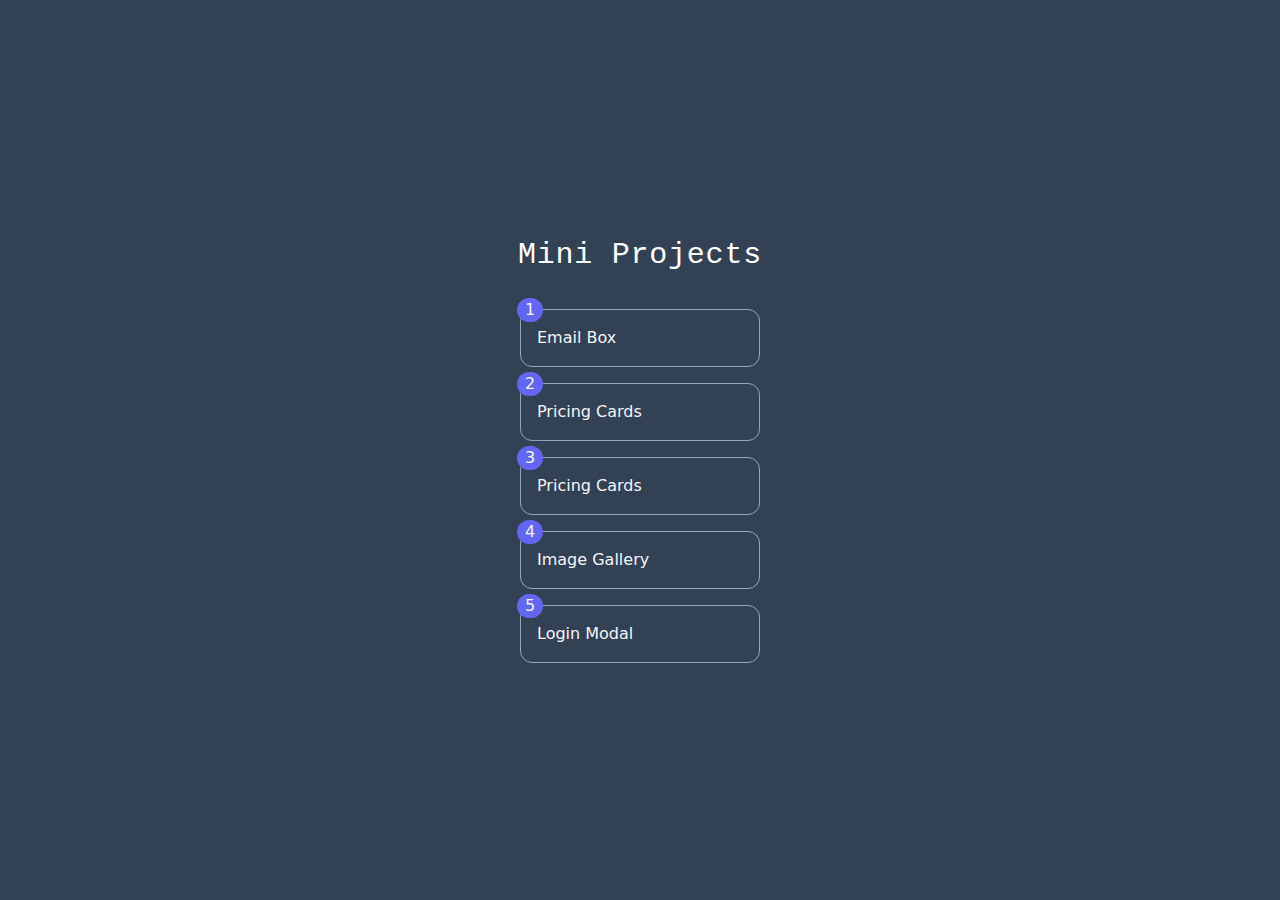
<file: index.html>
<!doctype html>
<html lang="en">
<head>
    <meta charset="UTF-8">
    <meta name="viewport"
          content="width=device-width, user-scalable=no, initial-scale=1.0, maximum-scale=1.0, minimum-scale=1.0">
    <meta http-equiv="X-UA-Compatible" content="ie=edge">
    <title>Mini Projects</title>
    
  <link rel="stylesheet" href="/assets/style-927f8cfe.css">
</head>
<body>
<div class="h-screen bg-slate-700 flex flex-col justify-center items-center space-y-4">
    <h1 class="text-3xl font-medium	text-white tracking-wide font-mono mb-5">Mini Projects</h1>
    <a href="email_box.html"
       class="w-60 p-4 border border-slate-400 rounded-xl text-gray-100 hover:bg-slate-800 duration-200 relative">
        <span class="absolute -top-3 -left-1 bg-indigo-500 px-2 py-0 rounded-full">
            1
        </span>
        Email Box
    </a>
    <a href="pricing_grids.html" class="w-60 p-4 border border-slate-400 rounded-xl text-gray-100 hover:bg-slate-800 duration-200 relative">
        <span class="absolute -top-3 -left-1 bg-indigo-500 px-2 py-0 rounded-full">
            2
        </span>
        Pricing Cards
    </a>
    <a href="product_modal.html" class="w-60 p-4 border border-slate-400 rounded-xl text-gray-100 hover:bg-slate-800 duration-200 relative">
        <span class="absolute -top-3 -left-1 bg-indigo-500 px-2 py-0 rounded-full">
            3
        </span>
        Pricing Cards
    </a>
    <a href="image_gallery.html" class="w-60 p-4 border border-slate-400 rounded-xl text-gray-100 hover:bg-slate-800 duration-200 relative">
        <span class="absolute -top-3 -left-1 bg-indigo-500 px-2 py-0 rounded-full">
            4
        </span>
        Image Gallery
    </a>
    <a href="login_modal.html" class="w-60 p-4 border border-slate-400 rounded-xl text-gray-100 hover:bg-slate-800 duration-200 relative">
        <span class="absolute -top-3 -left-1 bg-indigo-500 px-2 py-0 rounded-full">
            5
        </span>
        Login Modal
    </a>
</div>
</body>
</html>
</file>
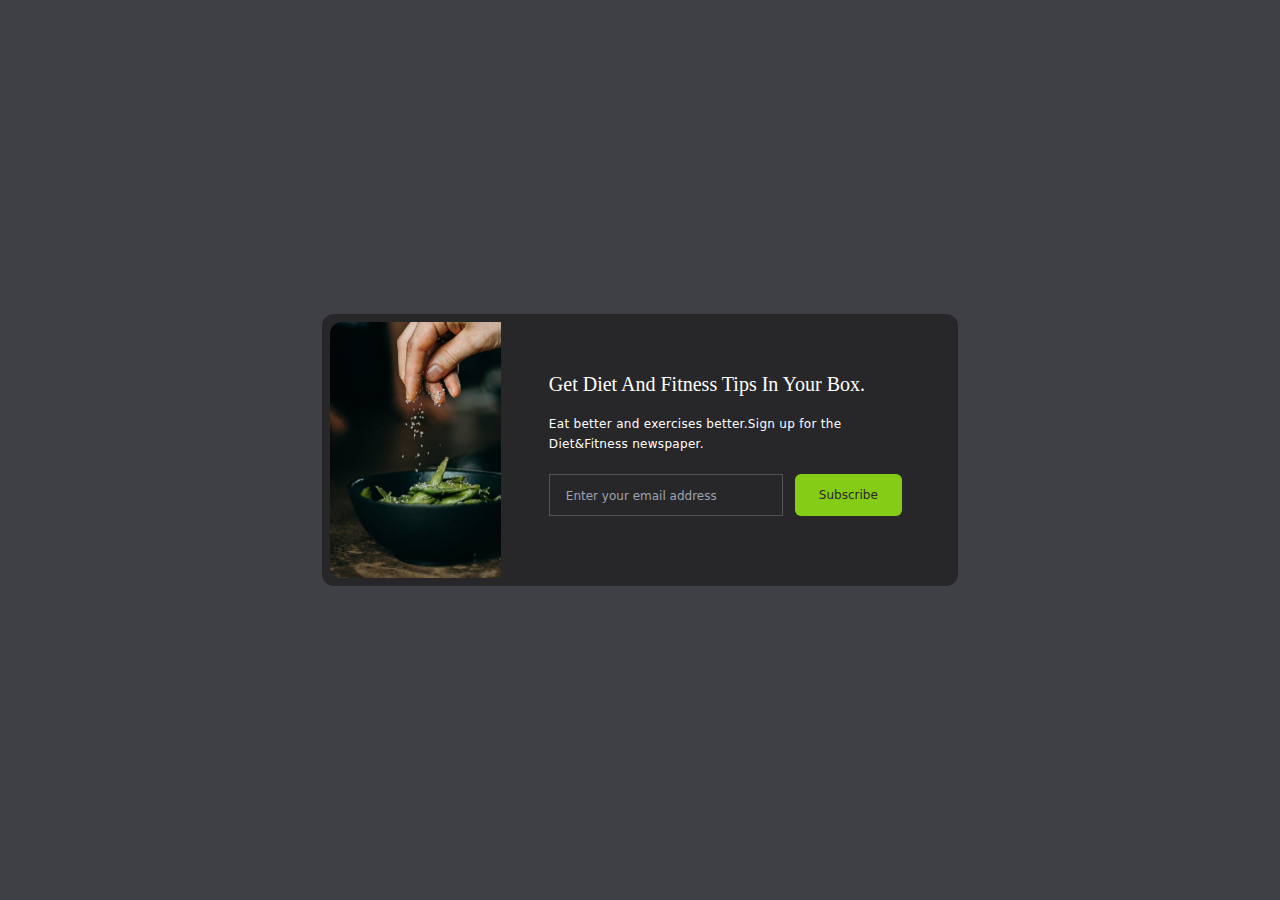
<file: email_box.html>
<!doctype html>
<html lang="en">
<head>
  <meta charset="UTF-8">
  <meta name="viewport"
        content="width=device-width, user-scalable=no, initial-scale=1.0, maximum-scale=1.0, minimum-scale=1.0">
  <meta http-equiv="X-UA-Compatible" content="ie=edge">
  <title>Email</title>
  
  <link rel="stylesheet" href="/assets/style-927f8cfe.css">
</head>
<body>
<!--    Background Container    -->
<div class="h-screen flex items-center justify-center bg-zinc-700">
  <!--    card -->
  <div class="bg-zinc-800 p-2 mx-6 rounded-xl">
    <!--        flex container-->
    <div class="flex flex-col md:flex-row rounded-l-xl">
      <!--            image-->
      <img src="/assets/image-13b162d0.jpg" alt=""
           class="h-80 rounded-xl transform
                        md:h-64 md:rounded-l-xl md:rounded-r-none
                        hover:scale-105 hover:rounded-xl
                        duration-200
                    ">
      <!--            contents -->
      <div class="p-6 md:p-12">
        <h2 class="font-serif text-white text-xl font-medium text-center md:text-left">
          Get Diet And Fitness Tips In Your Box.
        </h2>
        <p class="max-w-xs my-4 text-xs leading-5 tracking-wide text-center text-white md:text-left">
          Eat better and exercises better.Sign up for the Diet&Fitness newspaper.
        </p>
        <div class="flex flex-col mt-5 space-y-4
                            md:flex-row md:space-x-3 md:space-y-0
                ">
          <input type="text" class="p-2 px-4 text-center text-white
                                            bg-zinc-800 border border-zinc-600
                                            placeholder:text-xs
                                            md:text-left focus:outline-none
                                        "
                 placeholder="Enter your email address">
          <button class="py-3 px-6 rounded-md text-xs text-zinc-800 bg-lime-500
                                    hover:text-white hover:bg-lime-700">
            Subscribe
          </button>
        </div>
      </div>
    </div>
  </div>
</div>
</body>
</html>
</file>
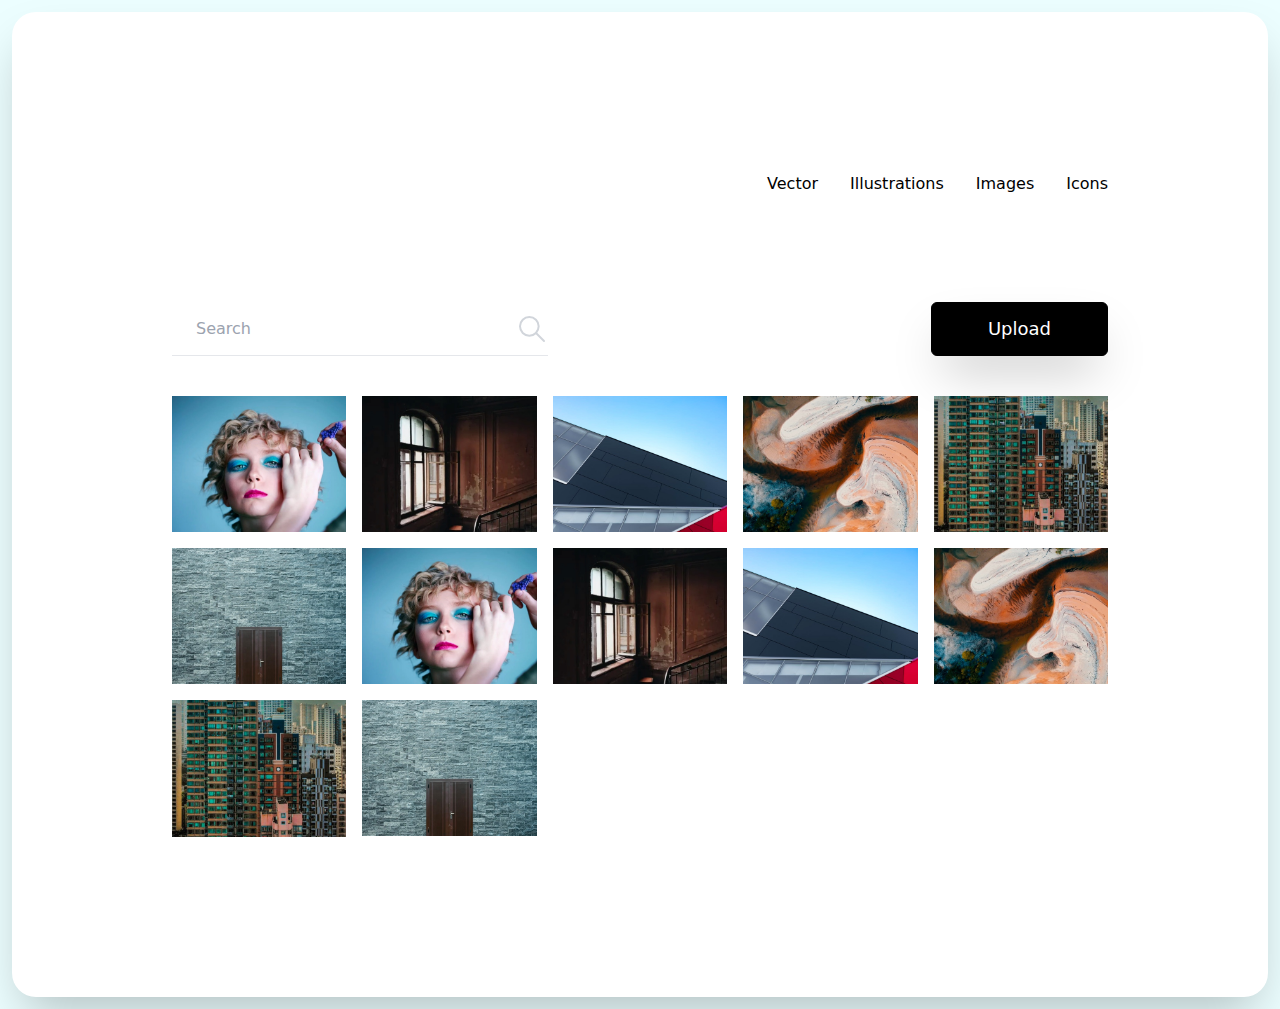
<file: image_gallery.html>
<!doctype html>
<html lang="en">
<head>
    <meta charset="UTF-8">
    <meta name="viewport"
          content="width=device-width, user-scalable=no, initial-scale=1.0, maximum-scale=1.0, minimum-scale=1.0">
    <meta http-equiv="X-UA-Compatible" content="ie=edge">
    <title>Image Gallery</title>
    
  <link rel="stylesheet" href="/assets/style-927f8cfe.css">
</head>
<body>
<!--Global Container-->
<div class="flex items-center justify-center min-h-screen bg-cyan-50">
<!--    Card Container-->
    <div class="bg-white p-6 m-3 space-y-10 shadow-2xl rounded-3xl md:p-40">
<!--        Menu Container-->
        <div class="flex flex-col items-center justify-center space-y-3
                    md:flex-row md:space-y-0 md:space-x-8 md:justify-end md:mb-24">
<!--            Menu Items-->
            <div class="group">
                <a href="" class="">Vector</a>
                <div class="mx-2 mt-2 duration-500 border-b-2 border-black opacity-0 group-hover:opacity-100"></div>
            </div>
            <div class="group">
                <a href="" class="">Illustrations</a>
                <div class="mx-2 mt-2 duration-500 border-b-2 border-black opacity-0 group-hover:opacity-100"></div>
            </div>
            <div class="group">
                <a href="" class="">Images</a>
                <div class="mx-2 mt-2 duration-500 border-b-2 border-black opacity-0 group-hover:opacity-100"></div>
            </div>
            <div class="group">
                <a href="" class="">Icons</a>
                <div class="mx-2 mt-2 duration-500 border-b-2 border-black opacity-0 group-hover:opacity-100"></div>
            </div>
        </div>
<!--      Search Container  -->
        <div class="flex flex-col space-y-5 justify-between md:flex-row md:space-y-0">
<!--            Input And SVG Container-->
            <div class="flex justify-between border-b">
                <input type="text" class="ml-6 border-none md:w-80 placeholder:font-thin focus:outline-none" placeholder="Search">
                <button class="">
                    <svg
                            xmlns="http://www.w3.org/2000/svg"
                            class="w-8 text-gray-300 duration-200 hover:scale-110"
                            viewBox="0 0 24 24"
                            stroke-width="1.5"
                            stroke="currentColor"
                            fill="none"
                            stroke-linecap="round"
                            stroke-linejoin="round"
                    >
                        <path stroke="none" d="M0 0h24v24H0z" fill="none" />
                        <circle cx="10" cy="10" r="7" />
                        <line x1="21" y1="21" x2="15" y2="15" />
                    </svg>
                </button>
            </div>
<!--            Upload Button-->
            <button class="py-3 px-14 text-lg font-normal text-white bg-black
                            border border-black rounded-md shadow-2xl
                            duration-200 hover:bg-white hover:text-black">
                Upload
            </button>
        </div>
<!--        Gallery Container-->
        <div class="grid gap-4 sm:grid-cols-2 md:grid-cols-3 lg:grid-cols-4 xl:grid-cols-5">
<!--            Image 1-->
            <div class="relative group">
                <img src="/assets/image1-629d6e11.jpg" alt="" class="w-72">
                <div class="absolute bottom-0 left-0 right-0 p-2 px-4 text-white bg-opacity-40
                            duration-500 bg-black opacity-0 group-hover:opacity-100">
                    <div class="flex justify-between w-full">
                        <div class="font-normal">
                            <p class="text-sm">Abstract Painting</p>
                            <p class="text-xl">145 Likes - 35 Shares</p>
                        </div>
                        <div class="flex items-center">
                            <img src="/assets/bookmark-1201f14f.svg" alt="bookmark" class="">
                        </div>
                    </div>
                </div>
            </div>
            <!--            Image 2-->
            <div class="relative group">
                <img src="/assets/image2-5c83a21d.jpg" alt="" class="w-72">
                <div class="absolute bottom-0 left-0 right-0 p-2 px-4 text-white bg-opacity-40
                            duration-500 bg-black opacity-0 group-hover:opacity-100">
                    <div class="flex justify-between w-full">
                        <div class="font-normal">
                            <p class="text-sm">Abstract Painting</p>
                            <p class="text-xl">145 Likes - 35 Shares</p>
                        </div>
                        <div class="flex items-center">
                            <img src="/assets/bookmark-1201f14f.svg" alt="bookmark" class="">
                        </div>
                    </div>
                </div>
            </div>
            <!--            Image 3-->
            <div class="relative group">
                <img src="/assets/image3-8a263326.jpg" alt="" class="w-72">
                <div class="absolute bottom-0 left-0 right-0 p-2 px-4 text-white bg-opacity-40
                            duration-500 bg-black opacity-0 group-hover:opacity-100">
                    <div class="flex justify-between w-full">
                        <div class="font-normal">
                            <p class="text-sm">Abstract Painting</p>
                            <p class="text-xl">145 Likes - 35 Shares</p>
                        </div>
                        <div class="flex items-center">
                            <img src="/assets/bookmark-1201f14f.svg" alt="bookmark" class="">
                        </div>
                    </div>
                </div>
            </div>
            <!--            Image 4-->
            <div class="relative group">
                <img src="/assets/image4-33196eba.jpg" alt="" class="w-72">
                <div class="absolute bottom-0 left-0 right-0 p-2 px-4 text-white bg-opacity-40
                            duration-500 bg-black opacity-0 group-hover:opacity-100">
                    <div class="flex justify-between w-full">
                        <div class="font-normal">
                            <p class="text-sm">Abstract Painting</p>
                            <p class="text-xl">145 Likes - 35 Shares</p>
                        </div>
                        <div class="flex items-center">
                            <img src="/assets/bookmark-1201f14f.svg" alt="bookmark" class="">
                        </div>
                    </div>
                </div>
            </div>
            <!--            Image 5-->
            <div class="relative group">
                <img src="/assets/image5-41ca142b.jpg" alt="" class="w-72">
                <div class="absolute bottom-0 left-0 right-0 p-2 px-4 text-white bg-opacity-40
                            duration-500 bg-black opacity-0 group-hover:opacity-100">
                    <div class="flex justify-between w-full">
                        <div class="font-normal">
                            <p class="text-sm">Abstract Painting</p>
                            <p class="text-xl">145 Likes - 35 Shares</p>
                        </div>
                        <div class="flex items-center">
                            <img src="/assets/bookmark-1201f14f.svg" alt="bookmark" class="">
                        </div>
                    </div>
                </div>
            </div>
            <!--            Image 6-->
            <div class="relative group">
                <img src="/assets/image6-b6ec5794.jpg" alt="" class="w-72">
                <div class="absolute bottom-0 left-0 right-0 p-2 px-4 text-white bg-opacity-40
                            duration-500 bg-black opacity-0 group-hover:opacity-100">
                    <div class="flex justify-between w-full">
                        <div class="font-normal">
                            <p class="text-sm">Abstract Painting</p>
                            <p class="text-xl">145 Likes - 35 Shares</p>
                        </div>
                        <div class="flex items-center">
                            <img src="/assets/bookmark-1201f14f.svg" alt="bookmark" class="">
                        </div>
                    </div>
                </div>
            </div>
            <!--            Image 1-->
            <div class="relative group">
                <img src="/assets/image1-629d6e11.jpg" alt="" class="w-72">
                <div class="absolute bottom-0 left-0 right-0 p-2 px-4 text-white bg-opacity-40
                            duration-500 bg-black opacity-0 group-hover:opacity-100">
                    <div class="flex justify-between w-full">
                        <div class="font-normal">
                            <p class="text-sm">Abstract Painting</p>
                            <p class="text-xl">145 Likes - 35 Shares</p>
                        </div>
                        <div class="flex items-center">
                            <img src="/assets/bookmark-1201f14f.svg" alt="bookmark" class="">
                        </div>
                    </div>
                </div>
            </div>
            <!--            Image 2-->
            <div class="relative group">
                <img src="/assets/image2-5c83a21d.jpg" alt="" class="w-72">
                <div class="absolute bottom-0 left-0 right-0 p-2 px-4 text-white bg-opacity-40
                            duration-500 bg-black opacity-0 group-hover:opacity-100">
                    <div class="flex justify-between w-full">
                        <div class="font-normal">
                            <p class="text-sm">Abstract Painting</p>
                            <p class="text-xl">145 Likes - 35 Shares</p>
                        </div>
                        <div class="flex items-center">
                            <img src="/assets/bookmark-1201f14f.svg" alt="bookmark" class="">
                        </div>
                    </div>
                </div>
            </div>
            <!--            Image 3-->
            <div class="relative group">
                <img src="/assets/image3-8a263326.jpg" alt="" class="w-72">
                <div class="absolute bottom-0 left-0 right-0 p-2 px-4 text-white bg-opacity-40
                            duration-500 bg-black opacity-0 group-hover:opacity-100">
                    <div class="flex justify-between w-full">
                        <div class="font-normal">
                            <p class="text-sm">Abstract Painting</p>
                            <p class="text-xl">145 Likes - 35 Shares</p>
                        </div>
                        <div class="flex items-center">
                            <img src="/assets/bookmark-1201f14f.svg" alt="bookmark" class="">
                        </div>
                    </div>
                </div>
            </div>
            <!--            Image 4-->
            <div class="relative group">
                <img src="/assets/image4-33196eba.jpg" alt="" class="w-72">
                <div class="absolute bottom-0 left-0 right-0 p-2 px-4 text-white bg-opacity-40
                            duration-500 bg-black opacity-0 group-hover:opacity-100">
                    <div class="flex justify-between w-full">
                        <div class="font-normal">
                            <p class="text-sm">Abstract Painting</p>
                            <p class="text-xl">145 Likes - 35 Shares</p>
                        </div>
                        <div class="flex items-center">
                            <img src="/assets/bookmark-1201f14f.svg" alt="bookmark" class="">
                        </div>
                    </div>
                </div>
            </div>
            <!--            Image 5-->
            <div class="relative group">
                <img src="/assets/image5-41ca142b.jpg" alt="" class="w-72">
                <div class="absolute bottom-0 left-0 right-0 p-2 px-4 text-white bg-opacity-40
                            duration-500 bg-black opacity-0 group-hover:opacity-100">
                    <div class="flex justify-between w-full">
                        <div class="font-normal">
                            <p class="text-sm">Abstract Painting</p>
                            <p class="text-xl">145 Likes - 35 Shares</p>
                        </div>
                        <div class="flex items-center">
                            <img src="/assets/bookmark-1201f14f.svg" alt="bookmark" class="">
                        </div>
                    </div>
                </div>
            </div>
            <!--            Image 6-->
            <div class="relative group">
                <img src="/assets/image6-b6ec5794.jpg" alt="" class="w-72">
                <div class="absolute bottom-0 left-0 right-0 p-2 px-4 text-white bg-opacity-40
                            duration-500 bg-black opacity-0 group-hover:opacity-100">
                    <div class="flex justify-between w-full">
                        <div class="font-normal">
                            <p class="text-sm">Abstract Painting</p>
                            <p class="text-xl">145 Likes - 35 Shares</p>
                        </div>
                        <div class="flex items-center">
                            <img src="/assets/bookmark-1201f14f.svg" alt="bookmark" class="">
                        </div>
                    </div>
                </div>
            </div>
        </div>
    </div>
</div>
</body>
</html>
</file>
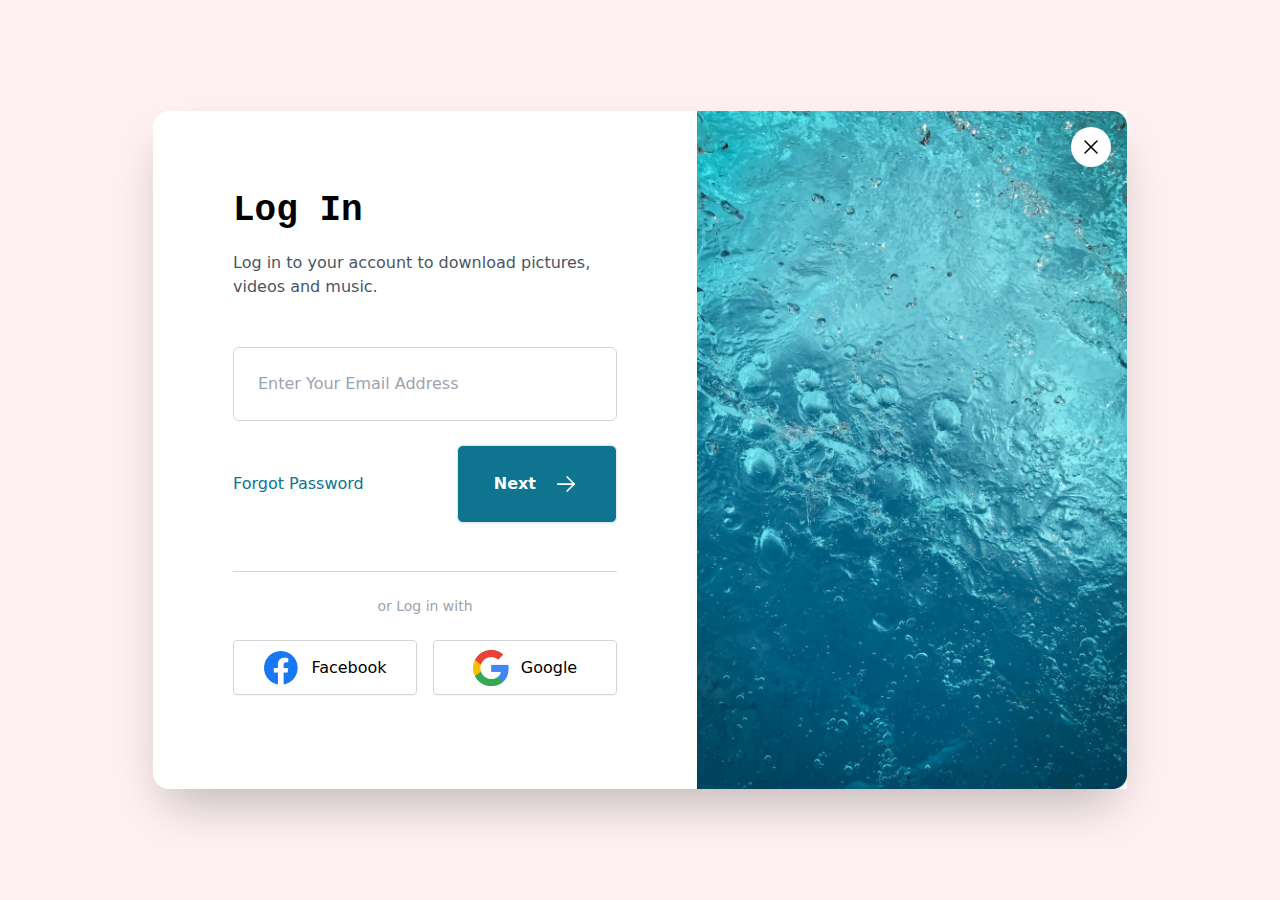
<file: login_modal.html>
<!doctype html>
<html lang="en">
<head>
    <meta charset="UTF-8">
    <meta name="viewport"
          content="width=device-width, user-scalable=no, initial-scale=1.0, maximum-scale=1.0, minimum-scale=1.0">
    <meta http-equiv="X-UA-Compatible" content="ie=edge">
    <title>Login Modal</title>
    
  <link rel="stylesheet" href="/assets/style-927f8cfe.css">
</head>
<body>
<!--Global Container-->
<div class="flex items-center justify-center min-h-screen bg-rose-50">
<!--Card Container-->
    <div class="relative flex flex-col m-6 space-y-10 bg-white shadow-2xl rounded-2xl
                md:flex-row md:space-y-0 md:m-0">
<!--        Left Side Container-->
        <div class="p-6 md:p-20">
<!--            Top Content-->
            <h2 class="font-mono font-bold text-4xl mb-5">Log In</h2>
            <p class="max-w-sm mb-12 font-sans font-light text-gray-600">
                Log in to your account to download pictures, videos and music.
            </p>
            <input type="text"
                   class="w-full p-6 border border-gray-300 rounded-md
                   focus:outline-none
                   placeholder:font-light placeholder:font-sans" placeholder="Enter Your Email Address">
<!--            Middle Content-->
            <div class="flex flex-col items-center justify-between mt-6 space-y-6
                        md:flex-row md:space-y-0">
                <div class="font-normal font-sans text-cyan-700">Forgot Password</div>
                <button class="w-full md:w-auto flex justify-center items-center p-6 space-x-4
                                font-sans font-bold text-white rounded-md shadow-sm px-9 bg-cyan-700
                                shadow-cyan-100 hover:bg-opacity-90 hover:shadow-lg
                                border transition hover:-translate-y-0.5 duration-150">
                    <span class="">Next</span>
                    <svg xmlns="http://www.w3.org/2000/svg" class="w-7" viewBox="0 0 24 24" stroke-width="1.5" stroke="#ffffff" fill="none" stroke-linecap="round" stroke-linejoin="round">
                        <path stroke="none" d="M0 0h24v24H0z" fill="none"></path>
                        <line x1="5" y1="12" x2="19" y2="12"></line>
                        <line x1="13" y1="18" x2="19" y2="12"></line>
                        <line x1="13" y1="6" x2="19" y2="12"></line>
                    </svg>
                </button>
            </div>
<!--            Border -->
            <div class="mt-12 border-b border-b-gray-300"></div>
<!--            Bottom Content-->
            <p class="py-6 text-sm text-gray-400 text-center font-thin">
                or Log in with
            </p>
<!--            Botton Button Container-->
            <div class="flex flex-col space-y-6 md:flex-row md:space-x-4 md:space-y-0">
                <button class="flex items-center justify-center space-x-3 py-2
                                border border-gray-300 rounded shadow-sm
                                hover:bg-opacity-30 hover:shadow-lg hover:-translate-y-0.5
                                duration-200 transition md:w-1/2">
                    <img src="[data-uri]" alt="" class="w-9">
                    <span class="font-thin">Facebook</span>
                </button>
                <button class="flex items-center justify-center space-x-3 py-2
                                border border-gray-300 rounded shadow-sm
                                hover:bg-opacity-30 hover:shadow-lg hover:-translate-y-0.5
                                duration-200 transition md:w-1/2">
                    <img src="[data-uri]" alt="" class="w-9">
                    <span class="font-thin">Google</span>
                </button>
            </div>
        </div>

<!--        Right Side Container-->
        <img src="/assets/image_login-5af36b8e.jpg" alt="" class="w-[430px] hidden md:block">
<!--        Close Button-->
        <div class="absolute -top-5 right-4 group md:top-4 md:bg-white
                    hover:cursor-pointer hover:-translate-y-0.5 transition duration-150
                    flex items-center justify-center w-10 h-10 bg-gray-200 rounded-full">
            <svg xmlns="http://www.w3.org/2000/svg"
                 class="w-6 h-6 text-black group-hover:text-gray-600"
                 viewBox="0 0 24 24" stroke-width="1.5" stroke="currentColor" fill="none"
                 stroke-linecap="round" stroke-linejoin="round">
                <path stroke="none" d="M0 0h24v24H0z" fill="none"></path>
                <line x1="18" y1="6" x2="6" y2="18"></line>
                <line x1="6" y1="6" x2="18" y2="18"></line>
            </svg>
        </div>
    </div>
</div>
</body>
</html>
</file>
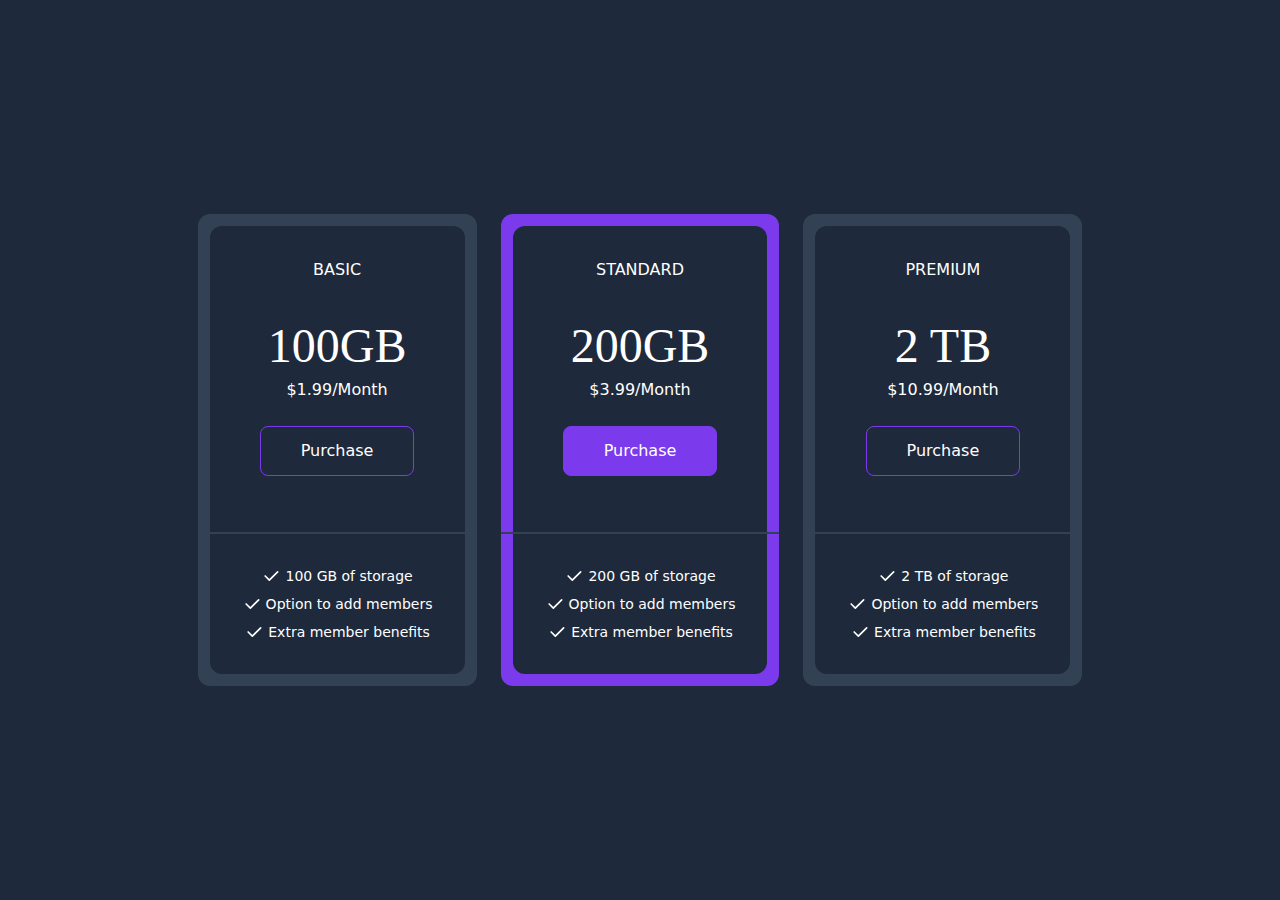
<file: pricing_grids.html>
<!doctype html>
<html lang="en">
<head>
  <meta charset="UTF-8">
  <meta name="viewport"
        content="width=device-width, user-scalable=no, initial-scale=1.0, maximum-scale=1.0, minimum-scale=1.0">
  <meta http-equiv="X-UA-Compatible" content="ie=edge">
  <title>pricing</title>
  
  <link rel="stylesheet" href="/assets/style-927f8cfe.css">
</head>
<body>
<!--Global Container-->
<div class="flex items-center justify-center min-h-screen bg-slate-800">
  <!--        Inner Container-->
  <div class="flex flex-col my-6 space-y-6 md:my-0 md:space-y-0 md:space-x-6 md:flex-row">
    <!--Col 1-->
    <div class="bg-slate-700 rounded-xl text-white">
      <!--                Upper Container-->
      <div class="p-8 mt-3 mx-3 rounded-t-xl bg-slate-800">
        <div class="text-center uppercase">basic</div>
        <h2 class="text-5xl font-serif text-center mt-10">100GB</h2>
        <h3 class="text-center mt-2">$1.99/Month</h3>
        <div class="flex justify-center">
          <a href="#"
             class="inline-block px-10 py-3 my-6 text-center duration-200
                                    border border-violet-600 rounded-lg
                                    hover:bg-violet-800 hover:border-violet-800">
            Purchase
          </a>
        </div>
      </div>
      <!--                Border-->
      <div class="border border-slate-700"></div>
      <!--                Lower Container-->
      <div class="p-8 mb-3 mx-3 rounded-b-xl bg-slate-800">
        <!--                    List Container-->
        <div class="flex flex-col space-y-2">
          <!--                        List Item 1-->
          <div class="flex justify-center">
            <svg
                    xmlns="http://www.w3.org/2000/svg"
                    class="w-5 h-5"
                    viewBox="0 0 24 24"
                    stroke-width="2"
                    stroke="currentColor"
                    fill="none"
                    stroke-linecap="round"
                    stroke-linejoin="round"
            >
              <path stroke="none" d="M0 0h24v24H0z" fill="none" />
              <path d="M5 12l5 5l10 -10" />
            </svg>
            <span class="text-sm ml-1">100 GB of storage</span>
          </div>
          <!--                        List Item 2-->
          <div class="flex justify-center">
            <svg
                    xmlns="http://www.w3.org/2000/svg"
                    class="w-5 h-5"
                    viewBox="0 0 24 24"
                    stroke-width="2"
                    stroke="currentColor"
                    fill="none"
                    stroke-linecap="round"
                    stroke-linejoin="round"
            >
              <path stroke="none" d="M0 0h24v24H0z" fill="none" />
              <path d="M5 12l5 5l10 -10" />
            </svg>
            <span class="text-sm ml-1">Option to add members</span>
          </div>
          <!--                        List Item 3-->
          <div class="flex justify-center">
            <svg
                    xmlns="http://www.w3.org/2000/svg"
                    class="w-5 h-5"
                    viewBox="0 0 24 24"
                    stroke-width="2"
                    stroke="currentColor"
                    fill="none"
                    stroke-linecap="round"
                    stroke-linejoin="round"
            >
              <path stroke="none" d="M0 0h24v24H0z" fill="none" />
              <path d="M5 12l5 5l10 -10" />
            </svg>
            <span class="text-sm ml-1">Extra member benefits</span>
          </div>
        </div>
      </div>
    </div>
    <!--Col 2-->
    <div class="bg-violet-600 rounded-xl text-white">
      <!--                Upper Container-->
      <div class="p-8 mt-3 mx-3 rounded-t-xl bg-slate-800">
        <div class="text-center uppercase">Standard</div>
        <h2 class="text-5xl font-serif text-center mt-10">200GB</h2>
        <h3 class="text-center mt-2">$3.99/Month</h3>
        <div class="flex justify-center">
          <a href="#"
             class="inline-block px-10 py-3 my-6 text-center duration-200
                                    border border-violet-600 rounded-lg bg-violet-600
                                    hover:bg-violet-800 hover:border-violet-800">
            Purchase
          </a>
        </div>
      </div>
      <!--                Border-->
      <div class="border border-slate-700"></div>
      <!--                Lower Container-->
      <div class="p-8 mb-3 mx-3 rounded-b-xl bg-slate-800">
        <!--                    List Container-->
        <div class="flex flex-col space-y-2">
          <!--                        List Item 1-->
          <div class="flex justify-center">
            <svg
                    xmlns="http://www.w3.org/2000/svg"
                    class="w-5 h-5"
                    viewBox="0 0 24 24"
                    stroke-width="2"
                    stroke="currentColor"
                    fill="none"
                    stroke-linecap="round"
                    stroke-linejoin="round"
            >
              <path stroke="none" d="M0 0h24v24H0z" fill="none" />
              <path d="M5 12l5 5l10 -10" />
            </svg>
            <span class="text-sm ml-1">200 GB of storage</span>
          </div>
          <!--                        List Item 2-->
          <div class="flex justify-center">
            <svg
                    xmlns="http://www.w3.org/2000/svg"
                    class="w-5 h-5"
                    viewBox="0 0 24 24"
                    stroke-width="2"
                    stroke="currentColor"
                    fill="none"
                    stroke-linecap="round"
                    stroke-linejoin="round"
            >
              <path stroke="none" d="M0 0h24v24H0z" fill="none" />
              <path d="M5 12l5 5l10 -10" />
            </svg>
            <span class="text-sm ml-1">Option to add members</span>
          </div>
          <!--                        List Item 3-->
          <div class="flex justify-center">
            <svg
                    xmlns="http://www.w3.org/2000/svg"
                    class="w-5 h-5"
                    viewBox="0 0 24 24"
                    stroke-width="2"
                    stroke="currentColor"
                    fill="none"
                    stroke-linecap="round"
                    stroke-linejoin="round"
            >
              <path stroke="none" d="M0 0h24v24H0z" fill="none" />
              <path d="M5 12l5 5l10 -10" />
            </svg>
            <span class="text-sm ml-1">Extra member benefits</span>
          </div>
        </div>
      </div>
    </div>
    <!--Col 3-->
    <div class="bg-slate-700 rounded-xl text-white">
      <!--                Upper Container-->
      <div class="p-8 mt-3 mx-3 rounded-t-xl bg-slate-800">
        <div class="text-center uppercase">Premium</div>
        <h2 class="text-5xl font-serif text-center mt-10">2 TB</h2>
        <h3 class="text-center mt-2">$10.99/Month</h3>
        <div class="flex justify-center">
          <a href="#"
             class="inline-block px-10 py-3 my-6 text-center duration-200
                                    border border-violet-600 rounded-lg
                                    hover:bg-violet-800 hover:border-violet-800">
            Purchase
          </a>
        </div>
      </div>
      <!--                Border-->
      <div class="border border-slate-700"></div>
      <!--                Lower Container-->
      <div class="p-8 mb-3 mx-3 rounded-b-xl bg-slate-800">
        <!--                    List Container-->
        <div class="flex flex-col space-y-2">
          <!--                        List Item 1-->
          <div class="flex justify-center">
            <svg
                    xmlns="http://www.w3.org/2000/svg"
                    class="w-5 h-5"
                    viewBox="0 0 24 24"
                    stroke-width="2"
                    stroke="currentColor"
                    fill="none"
                    stroke-linecap="round"
                    stroke-linejoin="round"
            >
              <path stroke="none" d="M0 0h24v24H0z" fill="none" />
              <path d="M5 12l5 5l10 -10" />
            </svg>
            <span class="text-sm ml-1">2 TB of storage</span>
          </div>
          <!--                        List Item 2-->
          <div class="flex justify-center">
            <svg
                    xmlns="http://www.w3.org/2000/svg"
                    class="w-5 h-5"
                    viewBox="0 0 24 24"
                    stroke-width="2"
                    stroke="currentColor"
                    fill="none"
                    stroke-linecap="round"
                    stroke-linejoin="round"
            >
              <path stroke="none" d="M0 0h24v24H0z" fill="none" />
              <path d="M5 12l5 5l10 -10" />
            </svg>
            <span class="text-sm ml-1">Option to add members</span>
          </div>
          <!--                        List Item 3-->
          <div class="flex justify-center">
            <svg
                    xmlns="http://www.w3.org/2000/svg"
                    class="w-5 h-5"
                    viewBox="0 0 24 24"
                    stroke-width="2"
                    stroke="currentColor"
                    fill="none"
                    stroke-linecap="round"
                    stroke-linejoin="round"
            >
              <path stroke="none" d="M0 0h24v24H0z" fill="none" />
              <path d="M5 12l5 5l10 -10" />
            </svg>
            <span class="text-sm ml-1">Extra member benefits</span>
          </div>
        </div>
      </div>
    </div>
  </div>
</div>
</body>
</html>
</file>
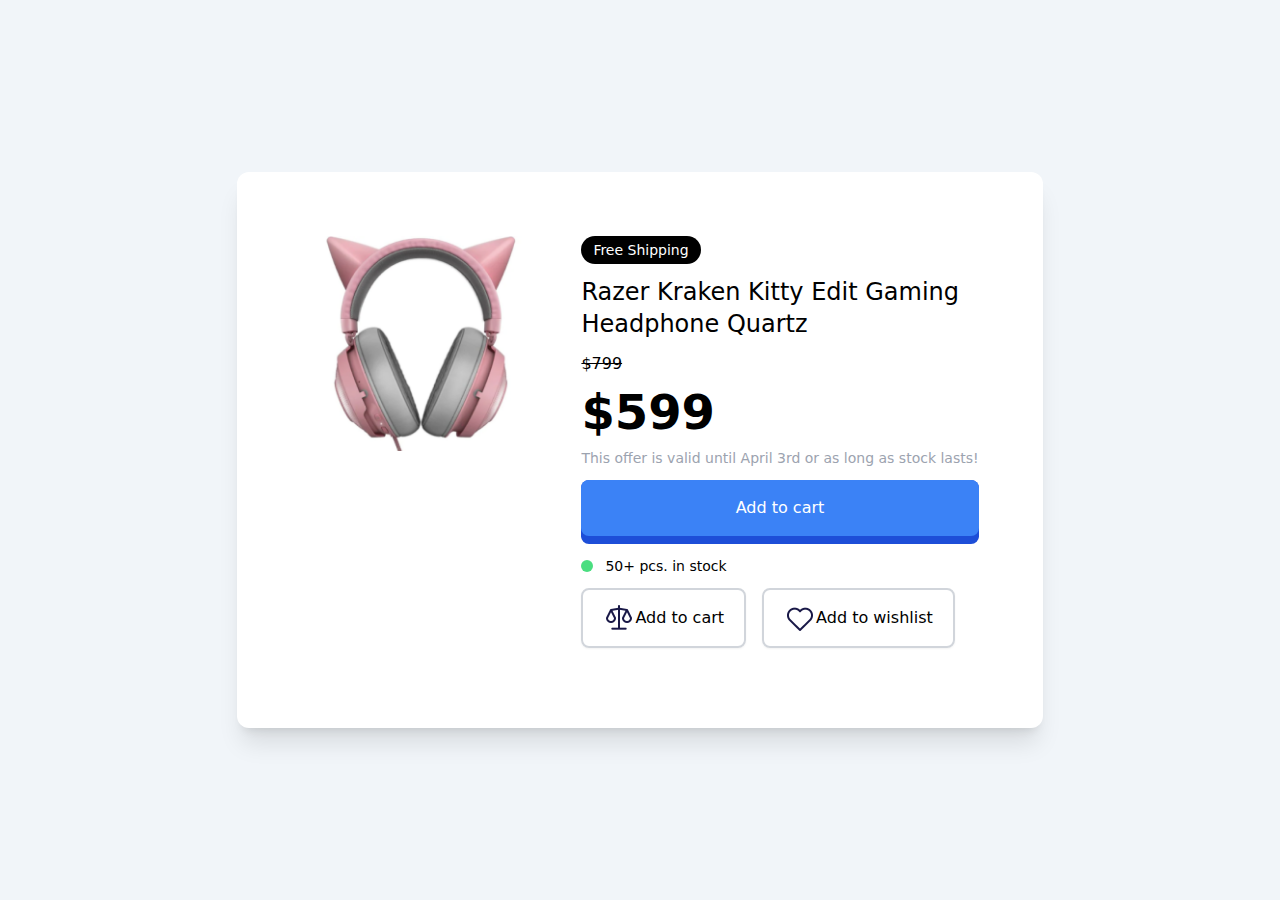
<file: product_modal.html>
<!doctype html>
<html lang="en">
<head>
    <meta charset="UTF-8">
    <meta name="viewport"
          content="width=device-width, user-scalable=no, initial-scale=1.0, maximum-scale=1.0, minimum-scale=1.0">
    <meta http-equiv="X-UA-Compatible" content="ie=edge">
    <title>Product Modal</title>
    
  <link rel="stylesheet" href="/assets/style-927f8cfe.css">
</head>
<body>
<!--Global Container-->
<div class="bg-slate-100 flex justify-center items-center min-h-screen">
<!--Card Container-->
    <div class="flex flex-col p-6 m-3 space-y-10 bg-white rounded-xl shadow-xl
                md:flex-row md:space-y-0 md:space-x-10 md:p-16 md:m-0">
<!--        Image Div-->
        <div class="">
            <img src="/assets/headphone-d3eb6796.png" alt="headphone"
                 class="w-60 mx-auto hover:scale-105 duration-200">
        </div>
<!--        Content-->
        <div class="flex flex-col space-y-6">
            <div class="flex flex-col mb-4 space-y-3 text-center md:text-left">
                <div class="">
                    <div class="px-3 py-1 rounded-full inline-block bg-black text-sm text-white">
                        Free Shipping
                    </div>
                </div>
<!--                Title-->
                <div class="text-2xl font-medium max-w-sm">
                    Razer Kraken Kitty Edit Gaming Headphone Quartz
                </div>
<!--                Price Container-->
                <div class="flex flex-col space-y-3 mb-4 text-center md:text-left">
                    <p class="line-through">$799</p>
                    <p class="font-bold text-5xl">$599</p>
                    <p class="text-sm font-light text-gray-400">
                        This offer is valid until April 3rd or as long as stock lasts!
                    </p>
                </div>
<!--                Button Group-->
                <div class="group">
                    <button class="w-full text-white bg-blue-700 transition-all duration-150
                                    border-b-8 border-b-blue-700
                                    group-hover:border-t-8 group-hover:border-b-0 group-hover:border-t-blue-700
                                    group-hover:shadow-lg rounded-lg">
                        <div class="px-8 py-4 bg-blue-500 rounded-lg duration-150 group-hover:bg-blue-700">
                            Add to cart
                        </div>
                    </button>
                </div>
<!--                Stock-->
                <div class="flex items-center space-x-3 group">
                    <div class="w-3 h-3 bg-green-400 rounded-full group-hover:animate-ping"></div>
                    <div class="text-sm">50+ pcs. in stock</div>
                </div>
<!--                Bottom Buttons Container-->
                <div class="flex flex-col space-y-4 md:flex-row md:space-y-0 md:space-x-4">
                    <button class="flex items-center justify-center px-5 py-3
                                    border-2 border-gray-300 rounded-lg shadow-sm
                                    hover:bg-opacity-30 hover:shadow-lg hover:-translate-y-0.5
                                    transition-all duration-150">
                        <img src="[data-uri]" alt="" class="w-8">
                        <span class="">Add to cart</span>
                    </button>
                    <button class="flex items-center justify-center px-5 py-3
                                    border-2 border-gray-300 rounded-lg shadow-sm
                                    hover:bg-opacity-30 hover:shadow-lg hover:-translate-y-0.5
                                    transition-all duration-150">
                        <img src="[data-uri]" alt="" class="w-8">
                        <span class="">Add to wishlist</span>
                    </button>
                </div>
            </div>
        </div>
    </div>
</div>
</body>
</html>
</file>
<file: assets/style-927f8cfe.css>
*,:before,:after{box-sizing:border-box;border-width:0;border-style:solid;border-color:#e5e7eb}:before,:after{--tw-content: ""}html{line-height:1.5;-webkit-text-size-adjust:100%;-moz-tab-size:4;-o-tab-size:4;tab-size:4;font-family:ui-sans-serif,system-ui,-apple-system,BlinkMacSystemFont,Segoe UI,Roboto,Helvetica Neue,Arial,Noto Sans,sans-serif,"Apple Color Emoji","Segoe UI Emoji",Segoe UI Symbol,"Noto Color Emoji";font-feature-settings:normal;font-variation-settings:normal}body{margin:0;line-height:inherit}hr{height:0;color:inherit;border-top-width:1px}abbr:where([title]){-webkit-text-decoration:underline dotted;text-decoration:underline dotted}h1,h2,h3,h4,h5,h6{font-size:inherit;font-weight:inherit}a{color:inherit;text-decoration:inherit}b,strong{font-weight:bolder}code,kbd,samp,pre{font-family:ui-monospace,SFMono-Regular,Menlo,Monaco,Consolas,Liberation Mono,Courier New,monospace;font-size:1em}small{font-size:80%}sub,sup{font-size:75%;line-height:0;position:relative;vertical-align:baseline}sub{bottom:-.25em}sup{top:-.5em}table{text-indent:0;border-color:inherit;border-collapse:collapse}button,input,optgroup,select,textarea{font-family:inherit;font-size:100%;font-weight:inherit;line-height:inherit;color:inherit;margin:0;padding:0}button,select{text-transform:none}button,[type=button],[type=reset],[type=submit]{-webkit-appearance:button;background-color:transparent;background-image:none}:-moz-focusring{outline:auto}:-moz-ui-invalid{box-shadow:none}progress{vertical-align:baseline}::-webkit-inner-spin-button,::-webkit-outer-spin-button{height:auto}[type=search]{-webkit-appearance:textfield;outline-offset:-2px}::-webkit-search-decoration{-webkit-appearance:none}::-webkit-file-upload-button{-webkit-appearance:button;font:inherit}summary{display:list-item}blockquote,dl,dd,h1,h2,h3,h4,h5,h6,hr,figure,p,pre{margin:0}fieldset{margin:0;padding:0}legend{padding:0}ol,ul,menu{list-style:none;margin:0;padding:0}textarea{resize:vertical}input::-moz-placeholder,textarea::-moz-placeholder{opacity:1;color:#9ca3af}input::placeholder,textarea::placeholder{opacity:1;color:#9ca3af}button,[role=button]{cursor:pointer}:disabled{cursor:default}img,svg,video,canvas,audio,iframe,embed,object{display:block;vertical-align:middle}img,video{max-width:100%;height:auto}[hidden]{display:none}*,:before,:after{--tw-border-spacing-x: 0;--tw-border-spacing-y: 0;--tw-translate-x: 0;--tw-translate-y: 0;--tw-rotate: 0;--tw-skew-x: 0;--tw-skew-y: 0;--tw-scale-x: 1;--tw-scale-y: 1;--tw-pan-x: ;--tw-pan-y: ;--tw-pinch-zoom: ;--tw-scroll-snap-strictness: proximity;--tw-gradient-from-position: ;--tw-gradient-via-position: ;--tw-gradient-to-position: ;--tw-ordinal: ;--tw-slashed-zero: ;--tw-numeric-figure: ;--tw-numeric-spacing: ;--tw-numeric-fraction: ;--tw-ring-inset: ;--tw-ring-offset-width: 0px;--tw-ring-offset-color: #fff;--tw-ring-color: rgb(59 130 246 / .5);--tw-ring-offset-shadow: 0 0 #0000;--tw-ring-shadow: 0 0 #0000;--tw-shadow: 0 0 #0000;--tw-shadow-colored: 0 0 #0000;--tw-blur: ;--tw-brightness: ;--tw-contrast: ;--tw-grayscale: ;--tw-hue-rotate: ;--tw-invert: ;--tw-saturate: ;--tw-sepia: ;--tw-drop-shadow: ;--tw-backdrop-blur: ;--tw-backdrop-brightness: ;--tw-backdrop-contrast: ;--tw-backdrop-grayscale: ;--tw-backdrop-hue-rotate: ;--tw-backdrop-invert: ;--tw-backdrop-opacity: ;--tw-backdrop-saturate: ;--tw-backdrop-sepia: }::backdrop{--tw-border-spacing-x: 0;--tw-border-spacing-y: 0;--tw-translate-x: 0;--tw-translate-y: 0;--tw-rotate: 0;--tw-skew-x: 0;--tw-skew-y: 0;--tw-scale-x: 1;--tw-scale-y: 1;--tw-pan-x: ;--tw-pan-y: ;--tw-pinch-zoom: ;--tw-scroll-snap-strictness: proximity;--tw-gradient-from-position: ;--tw-gradient-via-position: ;--tw-gradient-to-position: ;--tw-ordinal: ;--tw-slashed-zero: ;--tw-numeric-figure: ;--tw-numeric-spacing: ;--tw-numeric-fraction: ;--tw-ring-inset: ;--tw-ring-offset-width: 0px;--tw-ring-offset-color: #fff;--tw-ring-color: rgb(59 130 246 / .5);--tw-ring-offset-shadow: 0 0 #0000;--tw-ring-shadow: 0 0 #0000;--tw-shadow: 0 0 #0000;--tw-shadow-colored: 0 0 #0000;--tw-blur: ;--tw-brightness: ;--tw-contrast: ;--tw-grayscale: ;--tw-hue-rotate: ;--tw-invert: ;--tw-saturate: ;--tw-sepia: ;--tw-drop-shadow: ;--tw-backdrop-blur: ;--tw-backdrop-brightness: ;--tw-backdrop-contrast: ;--tw-backdrop-grayscale: ;--tw-backdrop-hue-rotate: ;--tw-backdrop-invert: ;--tw-backdrop-opacity: ;--tw-backdrop-saturate: ;--tw-backdrop-sepia: }.absolute{position:absolute}.relative{position:relative}.-left-1{left:-.25rem}.-top-3{top:-.75rem}.-top-5{top:-1.25rem}.bottom-0{bottom:0px}.left-0{left:0px}.right-0{right:0px}.right-4{right:1rem}.m-3{margin:.75rem}.m-6{margin:1.5rem}.mx-2{margin-left:.5rem;margin-right:.5rem}.mx-3{margin-left:.75rem;margin-right:.75rem}.mx-6{margin-left:1.5rem;margin-right:1.5rem}.mx-auto{margin-left:auto;margin-right:auto}.my-4{margin-top:1rem;margin-bottom:1rem}.my-6{margin-top:1.5rem;margin-bottom:1.5rem}.mb-12{margin-bottom:3rem}.mb-3{margin-bottom:.75rem}.mb-4{margin-bottom:1rem}.mb-5{margin-bottom:1.25rem}.ml-1{margin-left:.25rem}.ml-6{margin-left:1.5rem}.mt-10{margin-top:2.5rem}.mt-12{margin-top:3rem}.mt-2{margin-top:.5rem}.mt-3{margin-top:.75rem}.mt-5{margin-top:1.25rem}.mt-6{margin-top:1.5rem}.inline-block{display:inline-block}.flex{display:flex}.grid{display:grid}.contents{display:contents}.hidden{display:none}.h-10{height:2.5rem}.h-3{height:.75rem}.h-5{height:1.25rem}.h-6{height:1.5rem}.h-80{height:20rem}.h-screen{height:100vh}.min-h-screen{min-height:100vh}.w-10{width:2.5rem}.w-3{width:.75rem}.w-5{width:1.25rem}.w-6{width:1.5rem}.w-60{width:15rem}.w-7{width:1.75rem}.w-72{width:18rem}.w-8{width:2rem}.w-9{width:2.25rem}.w-\[430px\]{width:430px}.w-full{width:100%}.max-w-sm{max-width:24rem}.max-w-xs{max-width:20rem}.transform{transform:translate(var(--tw-translate-x),var(--tw-translate-y)) rotate(var(--tw-rotate)) skew(var(--tw-skew-x)) skewY(var(--tw-skew-y)) scaleX(var(--tw-scale-x)) scaleY(var(--tw-scale-y))}.flex-col{flex-direction:column}.items-center{align-items:center}.justify-center{justify-content:center}.justify-between{justify-content:space-between}.gap-4{gap:1rem}.space-x-3>:not([hidden])~:not([hidden]){--tw-space-x-reverse: 0;margin-right:calc(.75rem * var(--tw-space-x-reverse));margin-left:calc(.75rem * calc(1 - var(--tw-space-x-reverse)))}.space-x-4>:not([hidden])~:not([hidden]){--tw-space-x-reverse: 0;margin-right:calc(1rem * var(--tw-space-x-reverse));margin-left:calc(1rem * calc(1 - var(--tw-space-x-reverse)))}.space-y-10>:not([hidden])~:not([hidden]){--tw-space-y-reverse: 0;margin-top:calc(2.5rem * calc(1 - var(--tw-space-y-reverse)));margin-bottom:calc(2.5rem * var(--tw-space-y-reverse))}.space-y-2>:not([hidden])~:not([hidden]){--tw-space-y-reverse: 0;margin-top:calc(.5rem * calc(1 - var(--tw-space-y-reverse)));margin-bottom:calc(.5rem * var(--tw-space-y-reverse))}.space-y-3>:not([hidden])~:not([hidden]){--tw-space-y-reverse: 0;margin-top:calc(.75rem * calc(1 - var(--tw-space-y-reverse)));margin-bottom:calc(.75rem * var(--tw-space-y-reverse))}.space-y-4>:not([hidden])~:not([hidden]){--tw-space-y-reverse: 0;margin-top:calc(1rem * calc(1 - var(--tw-space-y-reverse)));margin-bottom:calc(1rem * var(--tw-space-y-reverse))}.space-y-5>:not([hidden])~:not([hidden]){--tw-space-y-reverse: 0;margin-top:calc(1.25rem * calc(1 - var(--tw-space-y-reverse)));margin-bottom:calc(1.25rem * var(--tw-space-y-reverse))}.space-y-6>:not([hidden])~:not([hidden]){--tw-space-y-reverse: 0;margin-top:calc(1.5rem * calc(1 - var(--tw-space-y-reverse)));margin-bottom:calc(1.5rem * var(--tw-space-y-reverse))}.rounded{border-radius:.25rem}.rounded-2xl{border-radius:1rem}.rounded-3xl{border-radius:1.5rem}.rounded-full{border-radius:9999px}.rounded-lg{border-radius:.5rem}.rounded-md{border-radius:.375rem}.rounded-xl{border-radius:.75rem}.rounded-b-xl{border-bottom-right-radius:.75rem;border-bottom-left-radius:.75rem}.rounded-l-xl{border-top-left-radius:.75rem;border-bottom-left-radius:.75rem}.rounded-t-xl{border-top-left-radius:.75rem;border-top-right-radius:.75rem}.border{border-width:1px}.border-2{border-width:2px}.border-b{border-bottom-width:1px}.border-b-2{border-bottom-width:2px}.border-b-8{border-bottom-width:8px}.border-none{border-style:none}.border-black{--tw-border-opacity: 1;border-color:rgb(0 0 0 / var(--tw-border-opacity))}.border-gray-300{--tw-border-opacity: 1;border-color:rgb(209 213 219 / var(--tw-border-opacity))}.border-slate-400{--tw-border-opacity: 1;border-color:rgb(148 163 184 / var(--tw-border-opacity))}.border-slate-700{--tw-border-opacity: 1;border-color:rgb(51 65 85 / var(--tw-border-opacity))}.border-violet-600{--tw-border-opacity: 1;border-color:rgb(124 58 237 / var(--tw-border-opacity))}.border-zinc-600{--tw-border-opacity: 1;border-color:rgb(82 82 91 / var(--tw-border-opacity))}.border-b-blue-700{--tw-border-opacity: 1;border-bottom-color:rgb(29 78 216 / var(--tw-border-opacity))}.border-b-gray-300{--tw-border-opacity: 1;border-bottom-color:rgb(209 213 219 / var(--tw-border-opacity))}.bg-black{--tw-bg-opacity: 1;background-color:rgb(0 0 0 / var(--tw-bg-opacity))}.bg-blue-500{--tw-bg-opacity: 1;background-color:rgb(59 130 246 / var(--tw-bg-opacity))}.bg-blue-700{--tw-bg-opacity: 1;background-color:rgb(29 78 216 / var(--tw-bg-opacity))}.bg-cyan-50{--tw-bg-opacity: 1;background-color:rgb(236 254 255 / var(--tw-bg-opacity))}.bg-cyan-700{--tw-bg-opacity: 1;background-color:rgb(14 116 144 / var(--tw-bg-opacity))}.bg-gray-200{--tw-bg-opacity: 1;background-color:rgb(229 231 235 / var(--tw-bg-opacity))}.bg-green-400{--tw-bg-opacity: 1;background-color:rgb(74 222 128 / var(--tw-bg-opacity))}.bg-indigo-500{--tw-bg-opacity: 1;background-color:rgb(99 102 241 / var(--tw-bg-opacity))}.bg-lime-500{--tw-bg-opacity: 1;background-color:rgb(132 204 22 / var(--tw-bg-opacity))}.bg-rose-50{--tw-bg-opacity: 1;background-color:rgb(255 241 242 / var(--tw-bg-opacity))}.bg-slate-100{--tw-bg-opacity: 1;background-color:rgb(241 245 249 / var(--tw-bg-opacity))}.bg-slate-700{--tw-bg-opacity: 1;background-color:rgb(51 65 85 / var(--tw-bg-opacity))}.bg-slate-800{--tw-bg-opacity: 1;background-color:rgb(30 41 59 / var(--tw-bg-opacity))}.bg-violet-600{--tw-bg-opacity: 1;background-color:rgb(124 58 237 / var(--tw-bg-opacity))}.bg-white{--tw-bg-opacity: 1;background-color:rgb(255 255 255 / var(--tw-bg-opacity))}.bg-zinc-700{--tw-bg-opacity: 1;background-color:rgb(63 63 70 / var(--tw-bg-opacity))}.bg-zinc-800{--tw-bg-opacity: 1;background-color:rgb(39 39 42 / var(--tw-bg-opacity))}.bg-opacity-40{--tw-bg-opacity: .4}.p-2{padding:.5rem}.p-4{padding:1rem}.p-6{padding:1.5rem}.p-8{padding:2rem}.px-10{padding-left:2.5rem;padding-right:2.5rem}.px-14{padding-left:3.5rem;padding-right:3.5rem}.px-2{padding-left:.5rem;padding-right:.5rem}.px-3{padding-left:.75rem;padding-right:.75rem}.px-4{padding-left:1rem;padding-right:1rem}.px-5{padding-left:1.25rem;padding-right:1.25rem}.px-6{padding-left:1.5rem;padding-right:1.5rem}.px-8{padding-left:2rem;padding-right:2rem}.px-9{padding-left:2.25rem;padding-right:2.25rem}.py-0{padding-top:0;padding-bottom:0}.py-1{padding-top:.25rem;padding-bottom:.25rem}.py-2{padding-top:.5rem;padding-bottom:.5rem}.py-3{padding-top:.75rem;padding-bottom:.75rem}.py-4{padding-top:1rem;padding-bottom:1rem}.py-6{padding-top:1.5rem;padding-bottom:1.5rem}.text-center{text-align:center}.font-mono{font-family:ui-monospace,SFMono-Regular,Menlo,Monaco,Consolas,Liberation Mono,Courier New,monospace}.font-sans{font-family:ui-sans-serif,system-ui,-apple-system,BlinkMacSystemFont,Segoe UI,Roboto,Helvetica Neue,Arial,Noto Sans,sans-serif,"Apple Color Emoji","Segoe UI Emoji",Segoe UI Symbol,"Noto Color Emoji"}.font-serif{font-family:ui-serif,Georgia,Cambria,Times New Roman,Times,serif}.text-2xl{font-size:1.5rem;line-height:2rem}.text-3xl{font-size:1.875rem;line-height:2.25rem}.text-4xl{font-size:2.25rem;line-height:2.5rem}.text-5xl{font-size:3rem;line-height:1}.text-lg{font-size:1.125rem;line-height:1.75rem}.text-sm{font-size:.875rem;line-height:1.25rem}.text-xl{font-size:1.25rem;line-height:1.75rem}.text-xs{font-size:.75rem;line-height:1rem}.font-bold{font-weight:700}.font-light{font-weight:300}.font-medium{font-weight:500}.font-normal{font-weight:400}.font-thin{font-weight:100}.uppercase{text-transform:uppercase}.leading-5{line-height:1.25rem}.tracking-wide{letter-spacing:.025em}.text-black{--tw-text-opacity: 1;color:rgb(0 0 0 / var(--tw-text-opacity))}.text-cyan-700{--tw-text-opacity: 1;color:rgb(14 116 144 / var(--tw-text-opacity))}.text-gray-100{--tw-text-opacity: 1;color:rgb(243 244 246 / var(--tw-text-opacity))}.text-gray-300{--tw-text-opacity: 1;color:rgb(209 213 219 / var(--tw-text-opacity))}.text-gray-400{--tw-text-opacity: 1;color:rgb(156 163 175 / var(--tw-text-opacity))}.text-gray-600{--tw-text-opacity: 1;color:rgb(75 85 99 / var(--tw-text-opacity))}.text-white{--tw-text-opacity: 1;color:rgb(255 255 255 / var(--tw-text-opacity))}.text-zinc-800{--tw-text-opacity: 1;color:rgb(39 39 42 / var(--tw-text-opacity))}.line-through{text-decoration-line:line-through}.opacity-0{opacity:0}.shadow-2xl{--tw-shadow: 0 25px 50px -12px rgb(0 0 0 / .25);--tw-shadow-colored: 0 25px 50px -12px var(--tw-shadow-color);box-shadow:var(--tw-ring-offset-shadow, 0 0 #0000),var(--tw-ring-shadow, 0 0 #0000),var(--tw-shadow)}.shadow-sm{--tw-shadow: 0 1px 2px 0 rgb(0 0 0 / .05);--tw-shadow-colored: 0 1px 2px 0 var(--tw-shadow-color);box-shadow:var(--tw-ring-offset-shadow, 0 0 #0000),var(--tw-ring-shadow, 0 0 #0000),var(--tw-shadow)}.shadow-xl{--tw-shadow: 0 20px 25px -5px rgb(0 0 0 / .1), 0 8px 10px -6px rgb(0 0 0 / .1);--tw-shadow-colored: 0 20px 25px -5px var(--tw-shadow-color), 0 8px 10px -6px var(--tw-shadow-color);box-shadow:var(--tw-ring-offset-shadow, 0 0 #0000),var(--tw-ring-shadow, 0 0 #0000),var(--tw-shadow)}.shadow-cyan-100{--tw-shadow-color: #cffafe;--tw-shadow: var(--tw-shadow-colored)}.transition{transition-property:color,background-color,border-color,text-decoration-color,fill,stroke,opacity,box-shadow,transform,filter,-webkit-backdrop-filter;transition-property:color,background-color,border-color,text-decoration-color,fill,stroke,opacity,box-shadow,transform,filter,backdrop-filter;transition-property:color,background-color,border-color,text-decoration-color,fill,stroke,opacity,box-shadow,transform,filter,backdrop-filter,-webkit-backdrop-filter;transition-timing-function:cubic-bezier(.4,0,.2,1);transition-duration:.15s}.transition-all{transition-property:all;transition-timing-function:cubic-bezier(.4,0,.2,1);transition-duration:.15s}.duration-150{transition-duration:.15s}.duration-200{transition-duration:.2s}.duration-500{transition-duration:.5s}.placeholder\:font-sans::-moz-placeholder{font-family:ui-sans-serif,system-ui,-apple-system,BlinkMacSystemFont,Segoe UI,Roboto,Helvetica Neue,Arial,Noto Sans,sans-serif,"Apple Color Emoji","Segoe UI Emoji",Segoe UI Symbol,"Noto Color Emoji"}.placeholder\:font-sans::placeholder{font-family:ui-sans-serif,system-ui,-apple-system,BlinkMacSystemFont,Segoe UI,Roboto,Helvetica Neue,Arial,Noto Sans,sans-serif,"Apple Color Emoji","Segoe UI Emoji",Segoe UI Symbol,"Noto Color Emoji"}.placeholder\:text-xs::-moz-placeholder{font-size:.75rem;line-height:1rem}.placeholder\:text-xs::placeholder{font-size:.75rem;line-height:1rem}.placeholder\:font-light::-moz-placeholder{font-weight:300}.placeholder\:font-light::placeholder{font-weight:300}.placeholder\:font-thin::-moz-placeholder{font-weight:100}.placeholder\:font-thin::placeholder{font-weight:100}.hover\:-translate-y-0:hover{--tw-translate-y: -0px;transform:translate(var(--tw-translate-x),var(--tw-translate-y)) rotate(var(--tw-rotate)) skew(var(--tw-skew-x)) skewY(var(--tw-skew-y)) scaleX(var(--tw-scale-x)) scaleY(var(--tw-scale-y))}.hover\:-translate-y-0\.5:hover{--tw-translate-y: -.125rem;transform:translate(var(--tw-translate-x),var(--tw-translate-y)) rotate(var(--tw-rotate)) skew(var(--tw-skew-x)) skewY(var(--tw-skew-y)) scaleX(var(--tw-scale-x)) scaleY(var(--tw-scale-y))}.hover\:scale-105:hover{--tw-scale-x: 1.05;--tw-scale-y: 1.05;transform:translate(var(--tw-translate-x),var(--tw-translate-y)) rotate(var(--tw-rotate)) skew(var(--tw-skew-x)) skewY(var(--tw-skew-y)) scaleX(var(--tw-scale-x)) scaleY(var(--tw-scale-y))}.hover\:scale-110:hover{--tw-scale-x: 1.1;--tw-scale-y: 1.1;transform:translate(var(--tw-translate-x),var(--tw-translate-y)) rotate(var(--tw-rotate)) skew(var(--tw-skew-x)) skewY(var(--tw-skew-y)) scaleX(var(--tw-scale-x)) scaleY(var(--tw-scale-y))}.hover\:cursor-pointer:hover{cursor:pointer}.hover\:rounded-xl:hover{border-radius:.75rem}.hover\:border-violet-800:hover{--tw-border-opacity: 1;border-color:rgb(91 33 182 / var(--tw-border-opacity))}.hover\:bg-lime-700:hover{--tw-bg-opacity: 1;background-color:rgb(77 124 15 / var(--tw-bg-opacity))}.hover\:bg-slate-800:hover{--tw-bg-opacity: 1;background-color:rgb(30 41 59 / var(--tw-bg-opacity))}.hover\:bg-violet-800:hover{--tw-bg-opacity: 1;background-color:rgb(91 33 182 / var(--tw-bg-opacity))}.hover\:bg-white:hover{--tw-bg-opacity: 1;background-color:rgb(255 255 255 / var(--tw-bg-opacity))}.hover\:bg-opacity-30:hover{--tw-bg-opacity: .3}.hover\:bg-opacity-90:hover{--tw-bg-opacity: .9}.hover\:text-black:hover{--tw-text-opacity: 1;color:rgb(0 0 0 / var(--tw-text-opacity))}.hover\:text-white:hover{--tw-text-opacity: 1;color:rgb(255 255 255 / var(--tw-text-opacity))}.hover\:shadow-lg:hover{--tw-shadow: 0 10px 15px -3px rgb(0 0 0 / .1), 0 4px 6px -4px rgb(0 0 0 / .1);--tw-shadow-colored: 0 10px 15px -3px var(--tw-shadow-color), 0 4px 6px -4px var(--tw-shadow-color);box-shadow:var(--tw-ring-offset-shadow, 0 0 #0000),var(--tw-ring-shadow, 0 0 #0000),var(--tw-shadow)}.focus\:outline-none:focus{outline:2px solid transparent;outline-offset:2px}@keyframes ping{75%,to{transform:scale(2);opacity:0}}.group:hover .group-hover\:animate-ping{animation:ping 1s cubic-bezier(0,0,.2,1) infinite}.group:hover .group-hover\:border-b-0{border-bottom-width:0px}.group:hover .group-hover\:border-t-8{border-top-width:8px}.group:hover .group-hover\:border-t-blue-700{--tw-border-opacity: 1;border-top-color:rgb(29 78 216 / var(--tw-border-opacity))}.group:hover .group-hover\:bg-blue-700{--tw-bg-opacity: 1;background-color:rgb(29 78 216 / var(--tw-bg-opacity))}.group:hover .group-hover\:text-gray-600{--tw-text-opacity: 1;color:rgb(75 85 99 / var(--tw-text-opacity))}.group:hover .group-hover\:opacity-100{opacity:1}.group:hover .group-hover\:shadow-lg{--tw-shadow: 0 10px 15px -3px rgb(0 0 0 / .1), 0 4px 6px -4px rgb(0 0 0 / .1);--tw-shadow-colored: 0 10px 15px -3px var(--tw-shadow-color), 0 4px 6px -4px var(--tw-shadow-color);box-shadow:var(--tw-ring-offset-shadow, 0 0 #0000),var(--tw-ring-shadow, 0 0 #0000),var(--tw-shadow)}@media (min-width: 640px){.sm\:grid-cols-2{grid-template-columns:repeat(2,minmax(0,1fr))}}@media (min-width: 768px){.md\:top-4{top:1rem}.md\:m-0{margin:0}.md\:my-0{margin-top:0;margin-bottom:0}.md\:mb-24{margin-bottom:6rem}.md\:block{display:block}.md\:h-64{height:16rem}.md\:w-1\/2{width:50%}.md\:w-80{width:20rem}.md\:w-auto{width:auto}.md\:grid-cols-3{grid-template-columns:repeat(3,minmax(0,1fr))}.md\:flex-row{flex-direction:row}.md\:justify-end{justify-content:flex-end}.md\:space-x-10>:not([hidden])~:not([hidden]){--tw-space-x-reverse: 0;margin-right:calc(2.5rem * var(--tw-space-x-reverse));margin-left:calc(2.5rem * calc(1 - var(--tw-space-x-reverse)))}.md\:space-x-3>:not([hidden])~:not([hidden]){--tw-space-x-reverse: 0;margin-right:calc(.75rem * var(--tw-space-x-reverse));margin-left:calc(.75rem * calc(1 - var(--tw-space-x-reverse)))}.md\:space-x-4>:not([hidden])~:not([hidden]){--tw-space-x-reverse: 0;margin-right:calc(1rem * var(--tw-space-x-reverse));margin-left:calc(1rem * calc(1 - var(--tw-space-x-reverse)))}.md\:space-x-6>:not([hidden])~:not([hidden]){--tw-space-x-reverse: 0;margin-right:calc(1.5rem * var(--tw-space-x-reverse));margin-left:calc(1.5rem * calc(1 - var(--tw-space-x-reverse)))}.md\:space-x-8>:not([hidden])~:not([hidden]){--tw-space-x-reverse: 0;margin-right:calc(2rem * var(--tw-space-x-reverse));margin-left:calc(2rem * calc(1 - var(--tw-space-x-reverse)))}.md\:space-y-0>:not([hidden])~:not([hidden]){--tw-space-y-reverse: 0;margin-top:calc(0px * calc(1 - var(--tw-space-y-reverse)));margin-bottom:calc(0px * var(--tw-space-y-reverse))}.md\:rounded-l-xl{border-top-left-radius:.75rem;border-bottom-left-radius:.75rem}.md\:rounded-r-none{border-top-right-radius:0;border-bottom-right-radius:0}.md\:bg-white{--tw-bg-opacity: 1;background-color:rgb(255 255 255 / var(--tw-bg-opacity))}.md\:p-12{padding:3rem}.md\:p-16{padding:4rem}.md\:p-20{padding:5rem}.md\:p-40{padding:10rem}.md\:text-left{text-align:left}}@media (min-width: 1024px){.lg\:grid-cols-4{grid-template-columns:repeat(4,minmax(0,1fr))}}@media (min-width: 1280px){.xl\:grid-cols-5{grid-template-columns:repeat(5,minmax(0,1fr))}}
</file>
